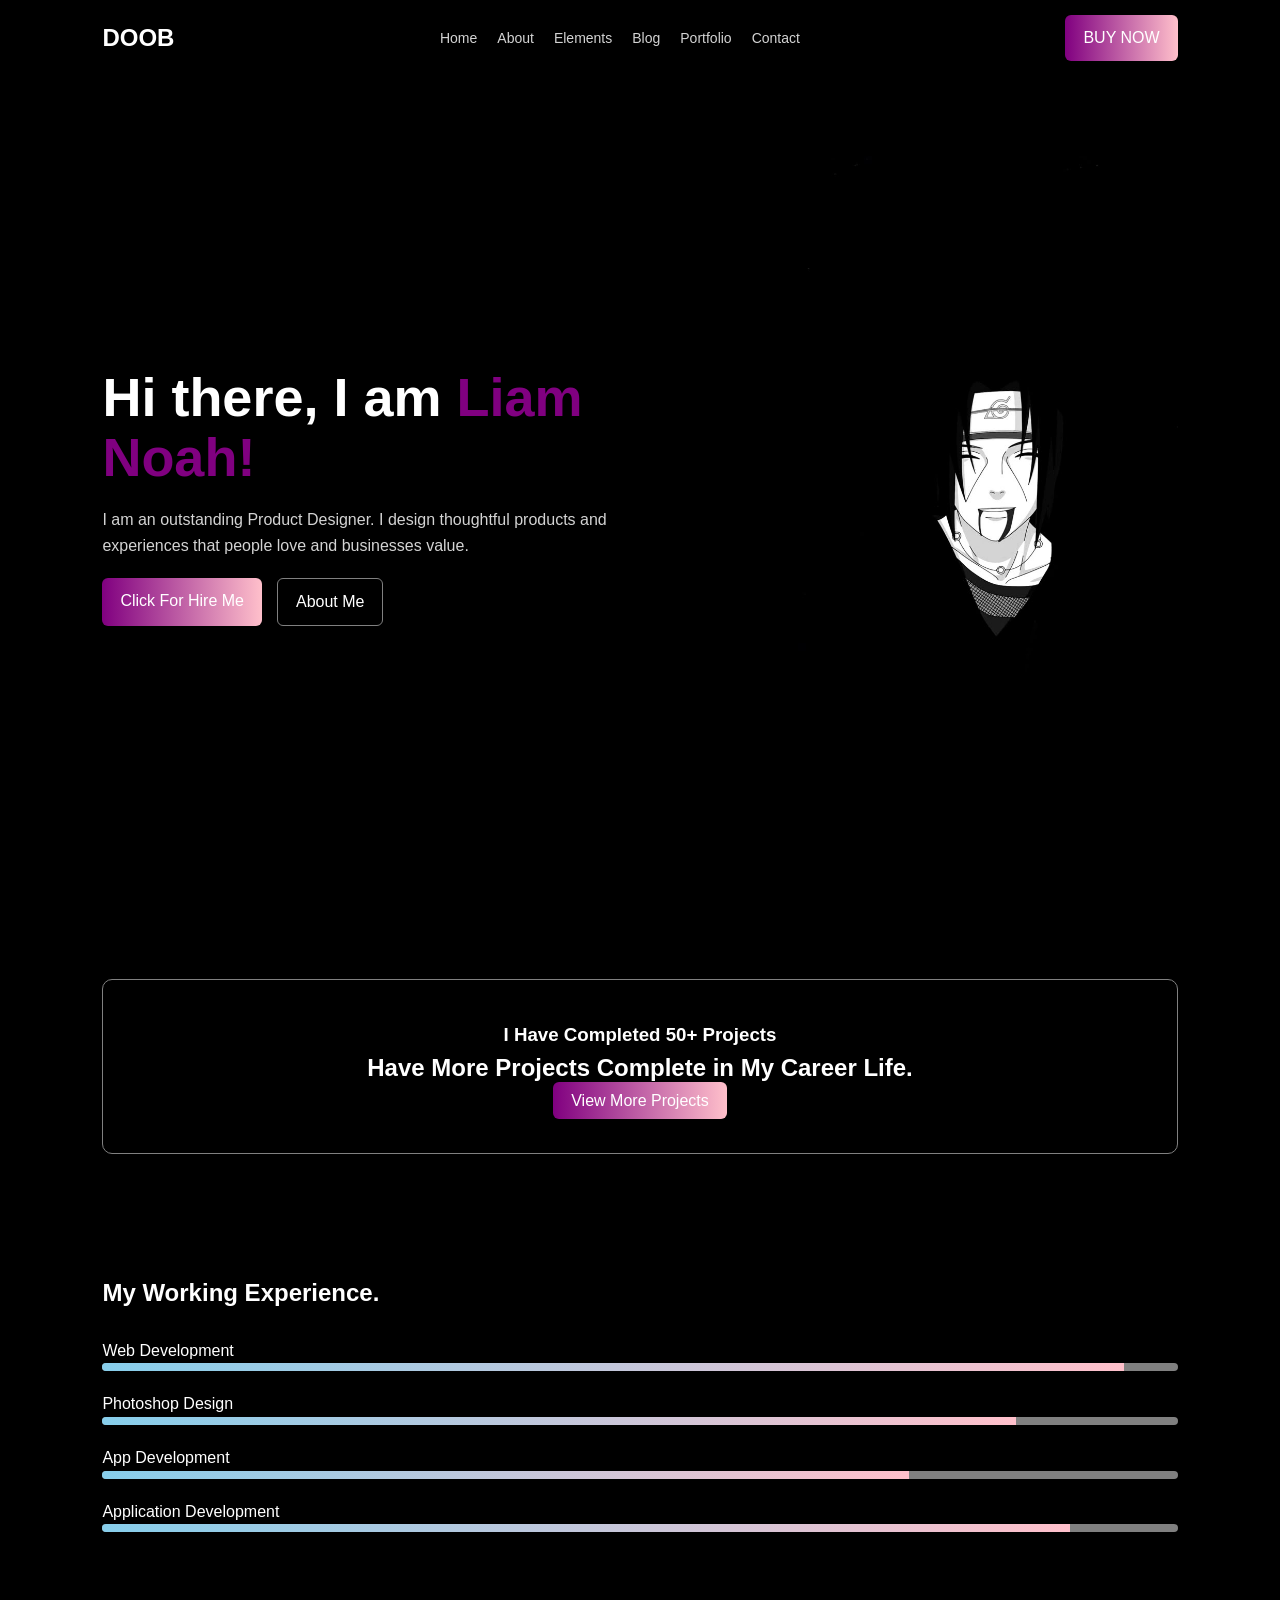
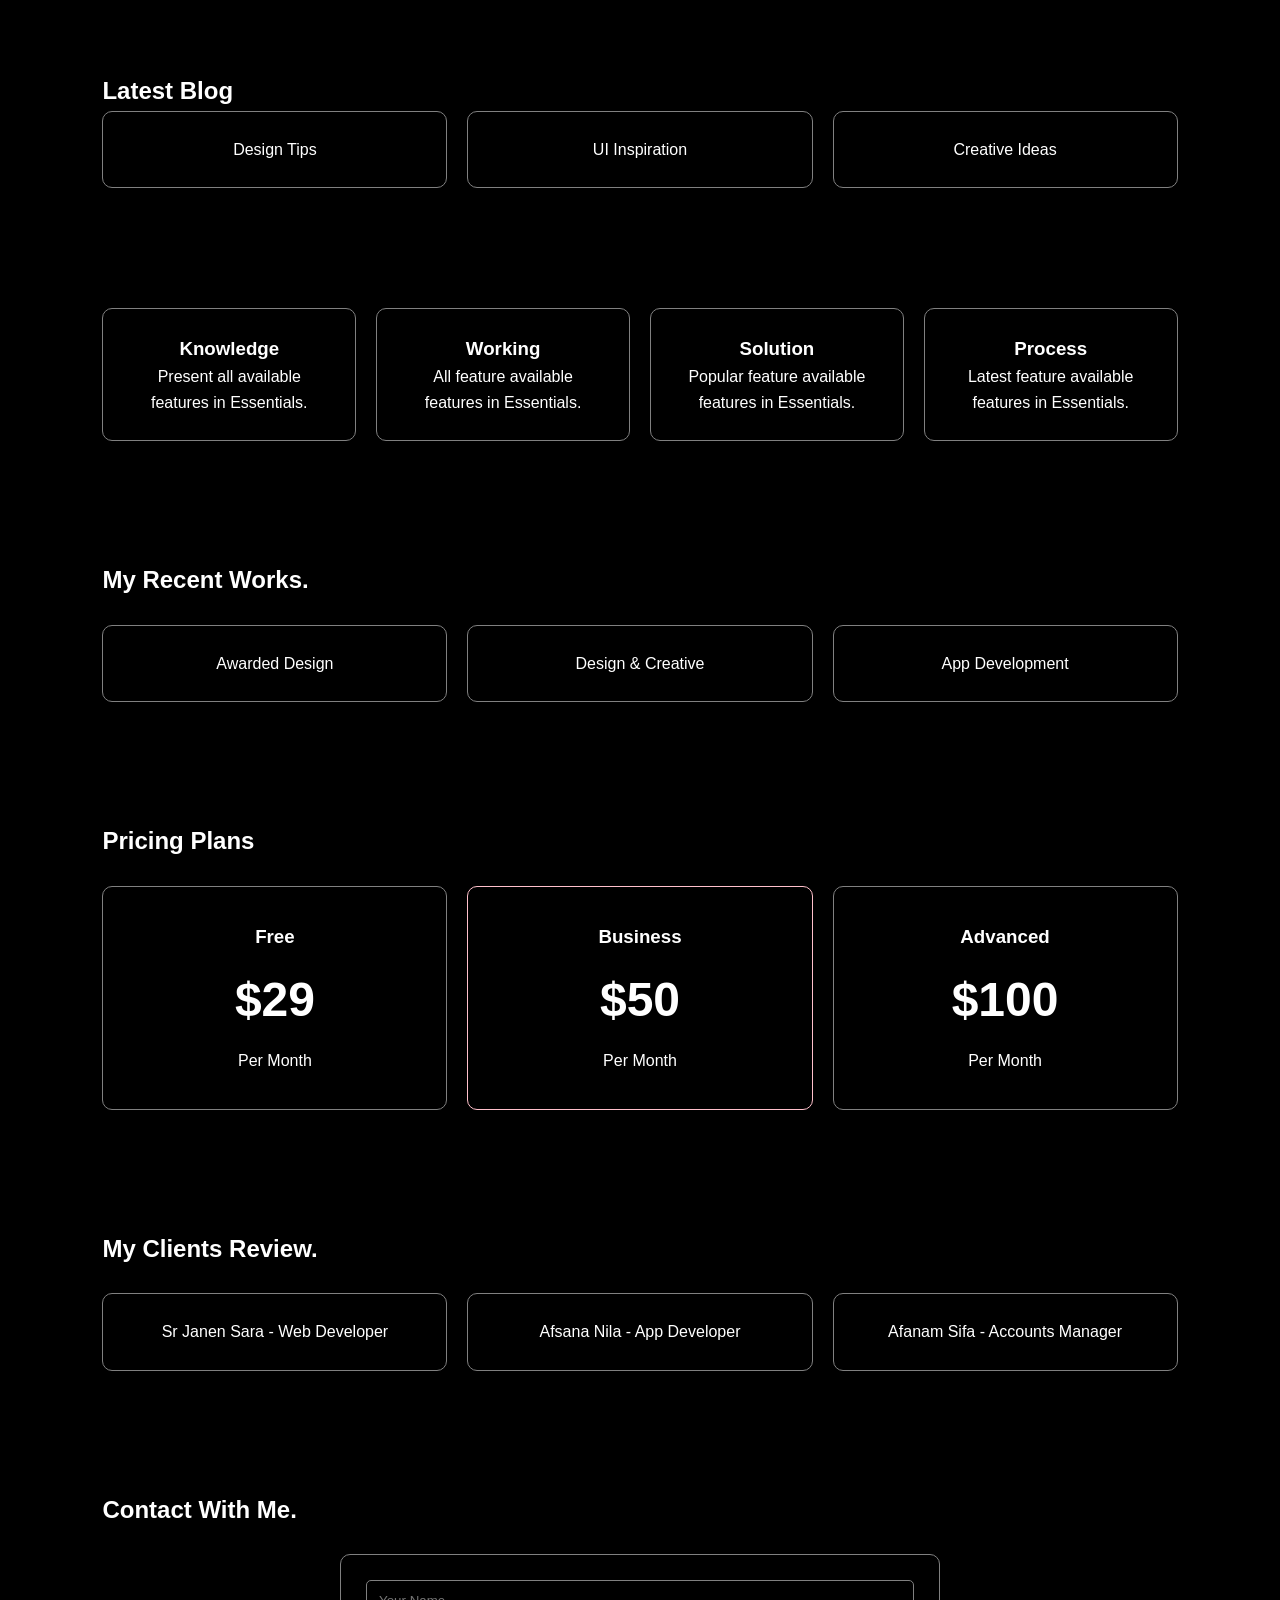
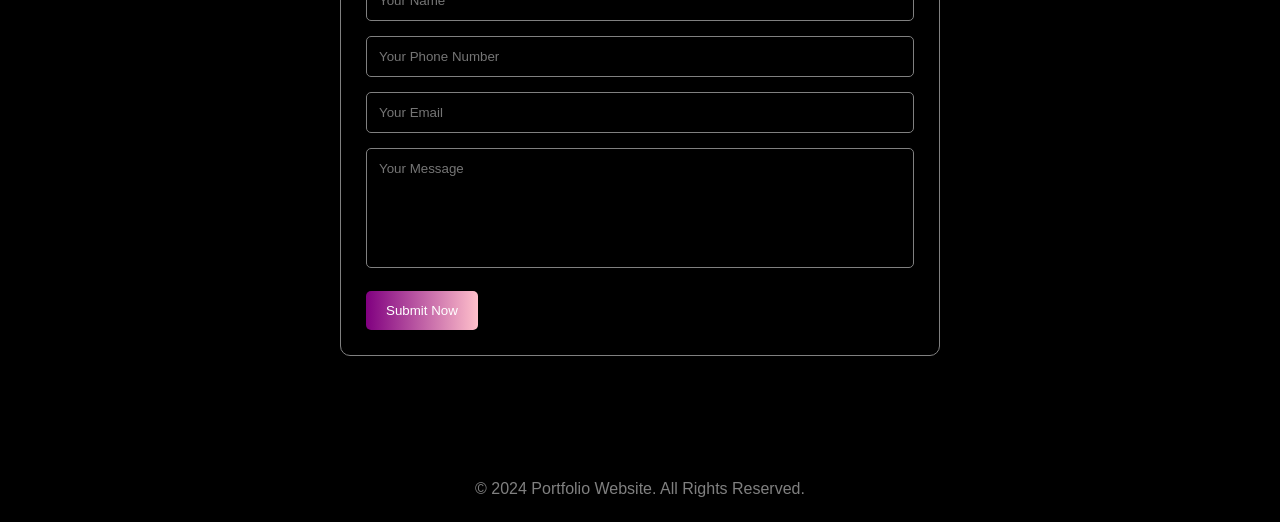
<file: index.html>
<!DOCTYPE html>
<html lang="en">

<head>
    <meta charset="UTF-8">
    <meta name="viewport" content="width=device-width, initial-scale=1.0">
    <title>Portfolio</title>
    <link rel="stylesheet" href="style2.css">
</head>

<body>
    <header>
        <nav class="navbar">
            <h2 class="logo">DOOB</h2>

            <ul class="nav-links">
                <li><a href="#home">Home</a></li>
                <li><a href="#about">About</a></li>
                <li><a href="#features">Elements</a></li>
                <li><a href="#blog">Blog</a></li>
                <li><a href="#portfolio">Portfolio</a></li>
                <li><a href="#contact">Contact</a></li>
            </ul>
            <a class="btn" href="#contact">BUY NOW</a>
        </nav>
    </header>

    <section id="home" class="hero">
        <div class="hero-text">
            <h1>Hi there, I am <span>Liam Noah!</span></h1>

            <p>
                I am an outstanding Product Designer. I design thoughtful products and experiences
                that people love and businesses value.
            </p>

            <div class="hero-buttons">
                <a href="#contact" class="btn-primary">Click For Hire Me</a>
                <a href="#about" class="btn-secondary">About Me</a>
            </div>
        </div>

        <div class="hero-image">
            <img src="IMG_2401.JPG" alt="profile">
        </div>
    </section>
    <section id="about" class="about">
        <div class="about-box">
            <h3>I Have Completed 50+ Projects</h3>
            <h2>Have More Projects Complete in My Career Life.</h2>
            <a href="#portfolio" class="btn">View More Projects</a>
        </div>
    </section>
    <section class="skills">
        <h2>My Working Experience.</h2>

        <div class="skill">
            <p>Web Development</p>
            <div class="bar"><span style="width:95%"></span></div>
        </div>

        <div class="skill">
            <p>Photoshop Design</p>
            <div class="bar"><span style="width:85%"></span></div>
        </div>

        <div class="skill">
            <p>App Development</p>
            <div class="bar"><span style="width:75%"></span></div>
        </div>

        <div class="skill">
            <p>Application Development</p>
            <div class="bar"><span style="width:90%"></span></div>
        </div>
    </section>
    <section id="blog" class="blog">
        <h2>Latest Blog</h2>

        <div class="grid">
            <div class="project">Design Tips</div>
            <div class="project">UI Inspiration</div>
            <div class="project">Creative Ideas</div>
        </div>
    </section>
    <section id="features" class="features">
        <div class="card">
            <h3>Knowledge</h3>
            <p>Present all available features in Essentials.</p>
        </div>

        <div class="card">
            <h3>Working</h3>
            <p>All feature available features in Essentials.</p>
        </div>

        <div class="card">
            <h3>Solution</h3>
            <p>Popular feature available features in Essentials.</p>
        </div>

        <div class="card">
            <h3>Process</h3>
            <p>Latest feature available features in Essentials.</p>
        </div>
    </section>
    <section id="portfolio" class="portfolio">
        <h2>My Recent Works.</h2>

        <div class="grid">
            <div class="project">Awarded Design</div>
            <div class="project">Design & Creative</div>
            <div class="project">App Development</div>
        </div>
    </section>
    <section class="pricing">
        <h2>Pricing Plans</h2>

        <div class="pricing-grid">
            <div class="plan">
                <h3>Free</h3>
                <h1>$29</h1>
                <p>Per Month</p>
            </div>

            <div class="plan featured">
                <h3>Business</h3>
                <h1>$50</h1>
                <p>Per Month</p>
            </div>

            <div class="plan">
                <h3>Advanced</h3>
                <h1>$100</h1>
                <p>Per Month</p>
            </div>
        </div>
    </section>
    <section class="reviews">
        <h2>My Clients Review.</h2>

        <div class="review-grid">
            <div class="review">Sr Janen Sara - Web Developer</div>
            <div class="review">Afsana Nila - App Developer</div>
            <div class="review">Afanam Sifa - Accounts Manager</div>
        </div>
    </section>
    <section id="contact" class="contact">
        <h2>Contact With Me.</h2>

        <div class="contact-container">
            <form>
                <input type="text" placeholder="Your Name">
                <input type="text" placeholder="Your Phone Number">
                <input type="email" placeholder="Your Email">
                <textarea placeholder="Your Message"></textarea>
                <button type="submit">Submit Now</button>
            </form>
        </div>
    </section>
    <footer>
        <p>© 2024 Portfolio Website. All Rights Reserved.</p>
    </footer>

</body>

</html>
</file>
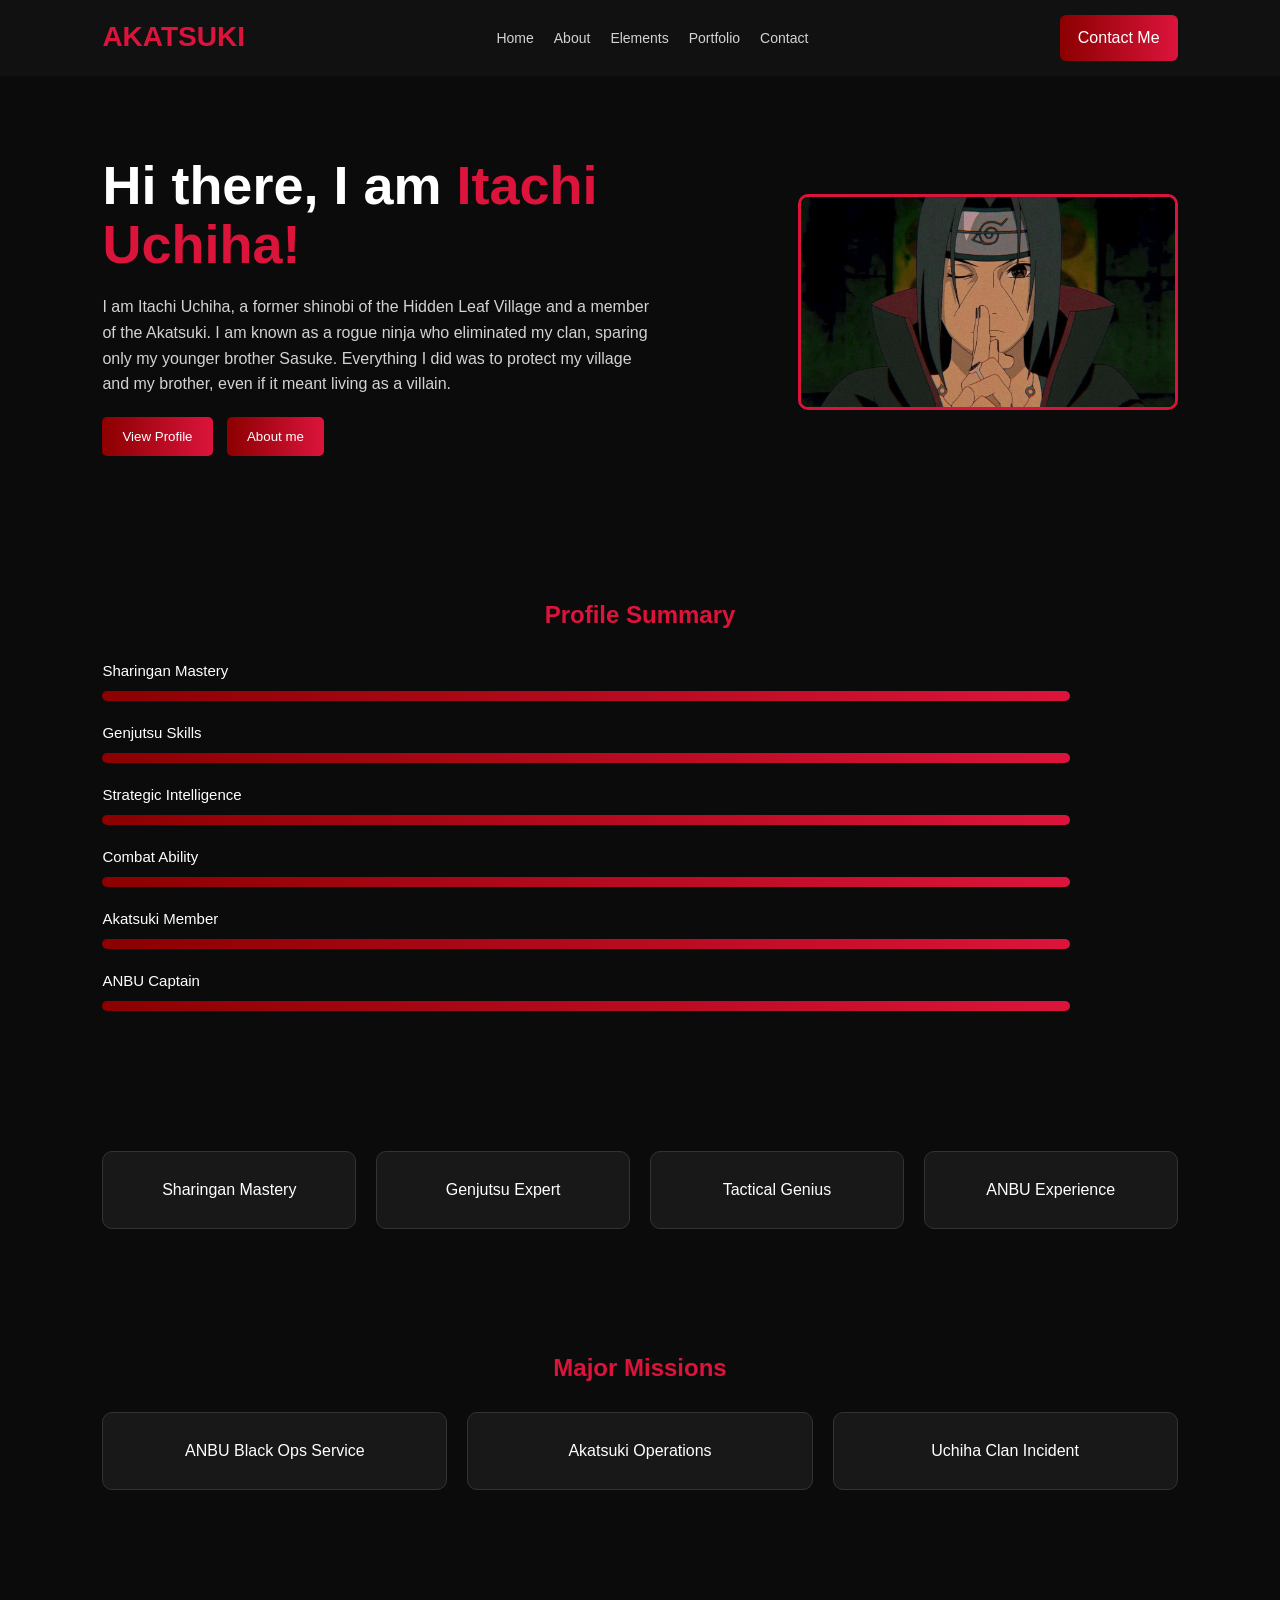
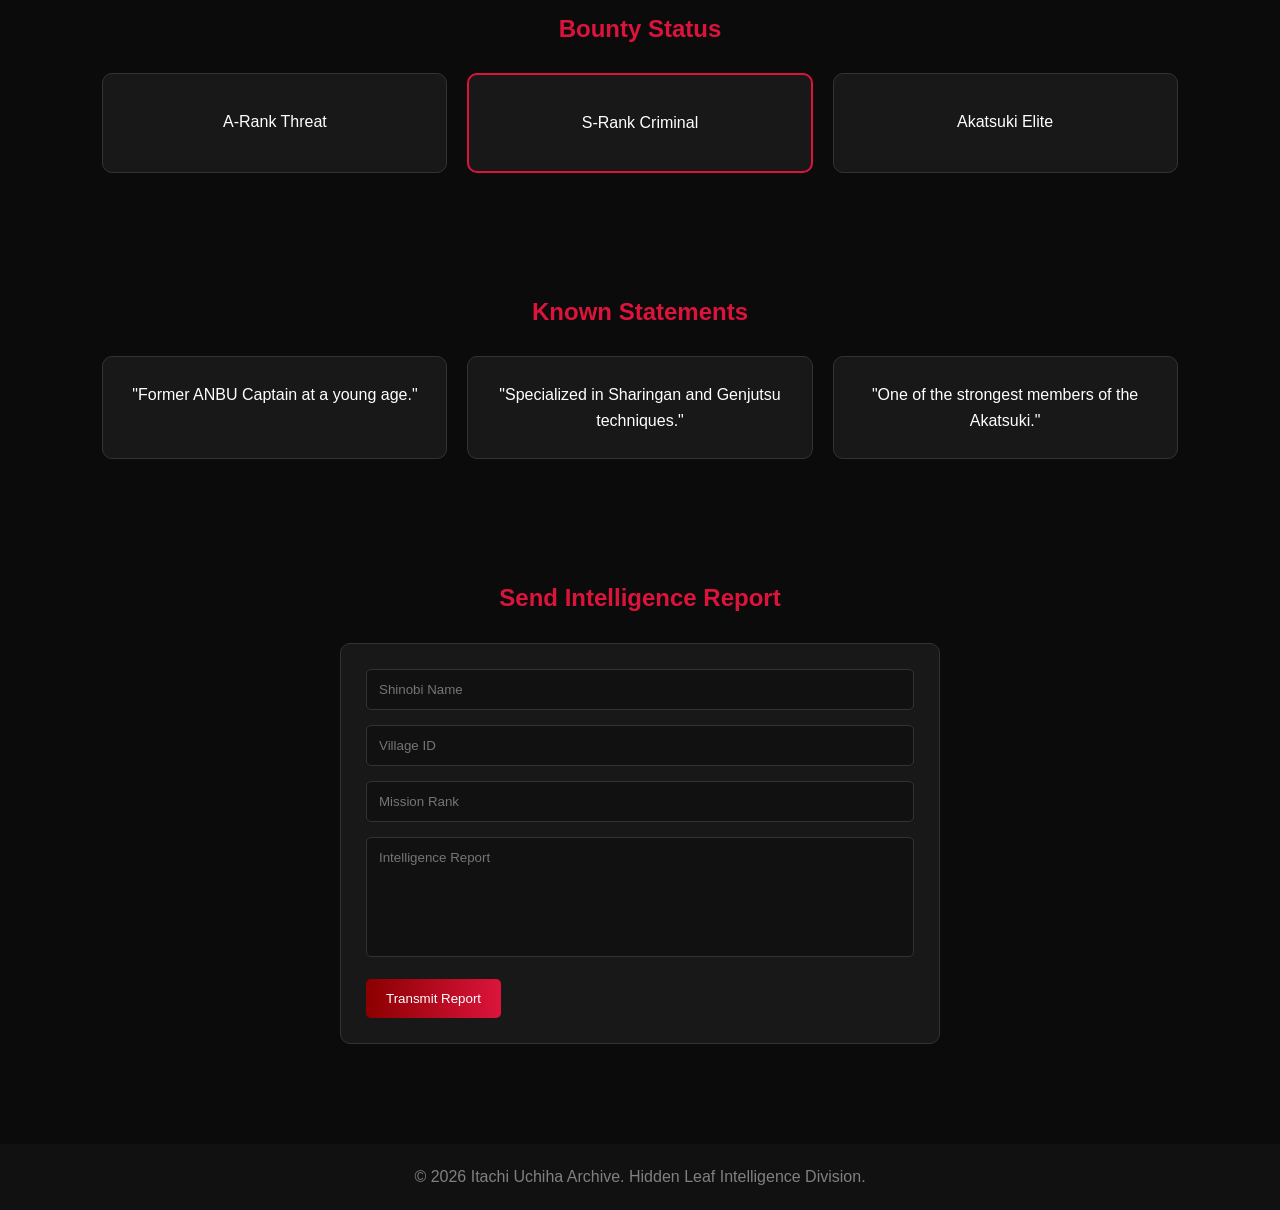
<file: Itachiportfolio.html>
<!DOCTYPE html>
<html lang="en">

<head>
    <meta charset="UTF-8">
    <meta name="viewport" content="width=device-width, initial-scale=1.0">
    <title>Portfolio</title>
    <link rel="stylesheet" href="style3.css">
</head>

<body>
    <header>
        <nav class="navbar">
            <h2 class="logo">AKATSUKI</h2>

            <ul class="nav-links">
                <li><a href="#home">Home</a></li>
                <li><a href="#about">About</a></li>
                <li><a href="#elements">Elements</a></li>
                <li><a href="#portfolio">Portfolio</a></li>
                <li><a href="#contact">Contact</a></li>
            </ul>

            <a class="btn" href="#contact">Contact Me</a>
        </nav>
    </header>
    <section id="home" class="hero">
        <div class="hero-text">
            <h1>Hi there, I am <span>Itachi Uchiha!</span></h1>

            <p>
                I am Itachi Uchiha, a former shinobi of the Hidden Leaf Village and a member of the Akatsuki. I am known
                as a rogue ninja who eliminated my clan, sparing only my younger brother Sasuke. Everything I did was to
                protect my village and my brother, even if it meant living as a villain.
            </p>
            <button>View Profile</button>
            <button>About me</button>
        </div>

        <div class="hero-image">
            <img src="download.jpeg" alt="profile">
        </div>
    </section>

    <section id="about" class="experience">
        <h2>Profile Summary</h2>

        <div class="experience-bars">
            <div class="bar">
                <p>Sharingan Mastery</p>
                <span></span>
            </div>

            <div class="bar">
                <p>Genjutsu Skills</p>
                <span></span>
            </div>

            <div class="bar">
                <p>Strategic Intelligence</p>
                <span></span>
            </div>

            <div class="bar">
                <p>Combat Ability</p>
                <span></span>
            </div>

            <div class="bar">
                <p>Akatsuki Member</p>
                <span></span>
            </div>

            <div class="bar">
                <p>ANBU Captain</p>
                <span></span>
            </div>
        </div>
    </section>
    <section id="elements" class="features">
        <div class="card">Sharingan Mastery</div>
        <div class="card">Genjutsu Expert</div>
        <div class="card">Tactical Genius</div>
        <div class="card">ANBU Experience</div>
    </section>

    <section id="portfolio" class="portfolio">
        <h2>Major Missions</h2>

        <div class="grid">
            <div class="project">ANBU Black Ops Service</div>
            <div class="project">Akatsuki Operations</div>
            <div class="project">Uchiha Clan Incident</div>
        </div>
    </section>

    <section class="pricing">
        <h2>Bounty Status</h2>

        <div class="pricing-grid">
            <div class="plan">A-Rank Threat</div>
            <div class="plan featured">S-Rank Criminal</div>
            <div class="plan">Akatsuki Elite</div>
        </div>
    </section>

    <section class="reviews">
        <h2>Known Statements</h2>

        <div class="review-grid">
            <div class="review">
                "Former ANBU Captain at a young age."
            </div>

            <div class="review">
                "Specialized in Sharingan and Genjutsu techniques."
            </div>

            <div class="review">
                "One of the strongest members of the Akatsuki."
            </div>
        </div>
    </section>

    <section id="contact" class="contact">
        <h2>Send Intelligence Report</h2>

        <div class="contact-container">
            <div class="contact-image"></div>

            <form>
                <input type="text" placeholder="Shinobi Name">
                <input type="email" placeholder="Village ID">
                <input type="text" placeholder="Mission Rank">
                <textarea placeholder="Intelligence Report"></textarea>
                <button type="submit">Transmit Report</button>
            </form>
        </div>
    </section>

    <footer>
        <p>© 2026 Itachi Uchiha Archive. Hidden Leaf Intelligence Division.</p>
    </footer>
</body>
</html>
</file>
<file: style2.css>
* {
    margin: 0;
    padding: 0;
    box-sizing: border-box;
    font-family: Arial, sans-serif;
}

body {
    background: black;
    color: white;
    line-height: 1.6;
}

header {
    position: sticky;
    top: 0;
    background: black;
    padding: 15px 8%;
}

.navbar {
    display: flex;
    justify-content: space-between;
    align-items: center;
}

.logo {
    color: white;
}

.nav-links {
    display: flex;
    list-style: none;
    gap: 20px;
}

.nav-links a {
    text-decoration: none;
    color: lightgray;
    font-size: 14px;
}

.btn,
.btn-primary {
    background: linear-gradient(to right, purple, pink);
    color: white;
    padding: 10px 18px;
    border: none;
    border-radius: 6px;
    text-decoration: none;
}

.btn-secondary {
    color: white;
    text-decoration: none;
    border: 1px solid gray;
    padding: 10px 18px;
    border-radius: 6px;
}

.btn:hover,
.btn-primary:hover,
button:hover,
a:hover {
    opacity: 0.9;
}

.hero {
    display: flex;
    justify-content: space-between;
    align-items: center;
    padding: 80px 8%;
    gap: 40px;
}

.hero-text {
    max-width: 520px;
}

.hero h1 {
    font-size: 54px;
    line-height: 1.1;
}

.hero span {
    color: purple;
}

.hero p {
    margin: 20px 0;
    color: lightgray;
}

.hero-buttons {
    display: flex;
    gap: 15px;
}

.hero-image img {
    width: 380px;
    max-width: 100%;
    border-radius: 8px;
}

section {
    padding: 60px 8%;
}

.skills h2,
.portfolio h2,
.pricing h2,
.reviews h2,
.contact h2 {
    margin-bottom: 25px;
}

.about-box {
    background: black;
    border: 1px solid gray;
    border-radius: 10px;
    text-align: center;
    padding: 40px;
}

.skill {
    margin: 20px 0;
}

.bar {
    background: gray;
    height: 8px;
    border-radius: 10px;
    overflow: hidden;
}

.bar span {
    display: block;
    height: 100%;
    background: linear-gradient(to right, skyblue, pink);
}

.features,
.grid,
.pricing-grid,
.review-grid {
    display: grid;
    grid-template-columns: repeat(auto-fit, minmax(220px, 1fr));
    gap: 20px;
}

.card,
.project,
.review {
    background: black;
    border: 1px solid gray;
    border-radius: 10px;
    padding: 25px;
    text-align: center;
}

.plan {
    background: black;
    border: 1px solid gray;
    border-radius: 10px;
    padding: 35px;
    text-align: center;
}

.plan h1 {
    font-size: 48px;
    margin: 10px 0;
}

.featured {
    border-color: pink;
}

.contact-container {
    display: flex;
    justify-content: center;
}

form {
    background: black;
    border: 1px solid gray;
    border-radius: 10px;
    padding: 25px;
    width: 100%;
    max-width: 600px;
}

input,
textarea {
    width: 100%;
    padding: 12px;
    margin-bottom: 15px;
    background: black;
    color: white;
    border: 1px solid gray;
    border-radius: 5px;
}

textarea {
    height: 120px;
    resize: none;
}

button {
    background: linear-gradient(to right, purple, pink);
    color: white;
    border: none;
    padding: 12px 20px;
    border-radius: 5px;
    cursor: pointer;
}

footer {
    text-align: center;
    padding: 20px;
    background: black;
    color: gray;
    margin-top: 40px;
}

@media (max-width: 768px) {

    .navbar {
        flex-direction: column;
        gap: 15px;
    }

    .nav-links {
        flex-wrap: wrap;
        justify-content: center;
    }

    .hero {
        flex-direction: column;
        text-align: center;
    }

    .hero h1 {
        font-size: 40px;
    }
}
</file>
<file: style3.css>
* {
    margin: 0;
    padding: 0;
    box-sizing: border-box;
    font-family: Arial, sans-serif;
}

body {
    background: #0b0b0b;
    color: white;
    line-height: 1.6;
}

header {
    position: sticky;
    top: 0;
    background: #111;
    padding: 15px 8%;
}

.navbar {
    display: flex;
    justify-content: space-between;
    align-items: center;
}

.logo {
    color: crimson;
    font-size: 28px;
    font-weight: bold;
}

.nav-links {
    display: flex;
    list-style: none;
    gap: 20px;
}

.nav-links a {
    text-decoration: none;
    color: lightgray;
    font-size: 14px;
}

.nav-links a:hover {
    color: crimson;
}

.btn {
    background: linear-gradient(to right, darkred, crimson);
    color: white;
    padding: 10px 18px;
    border-radius: 6px;
    text-decoration: none;
}

button {
    background: linear-gradient(to right, darkred, crimson);
    color: white;
    border: none;
    padding: 12px 20px;
    border-radius: 5px;
    cursor: pointer;
    margin-right: 10px;
}

.btn:hover,
button:hover {
    opacity: 0.9;
}

.hero {
    display: flex;
    justify-content: space-between;
    align-items: center;
    padding: 80px 8%;
    gap: 40px;
}

.hero-text {
    max-width: 550px;
}

.hero h1 {
    font-size: 54px;
    line-height: 1.1;
}

.hero span {
    color: crimson;
}

.hero p {
    margin: 20px 0;
    color: lightgray;
}

.hero-image img {
    width: 380px;
    max-width: 100%;
    border-radius: 10px;
    border: 3px solid crimson;
}

section {
    padding: 60px 8%;
}

.experience h2,
.portfolio h2,
.pricing h2,
.reviews h2,
.contact h2 {
    text-align: center;
    margin-bottom: 25px;
    color: crimson;
}

.experience-bars .bar {
    margin: 20px 0;
}

.bar p {
    margin-bottom: 8px;
}

.bar {
    margin: 20px 0;
}

.bar p {
    margin-bottom: 8px;
    color: white;
    font-size: 15px;
}

.bar span {
    display: block;
    width: 90%;
    height: 10px;
    background: linear-gradient(to right, darkred, crimson);
    border-radius: 10px;
}

.features,
.grid,
.pricing-grid,
.review-grid {
    display: grid;
    grid-template-columns: repeat(auto-fit, minmax(220px, 1fr));
    gap: 20px;
}

.card,
.project,
.review {
    background: #181818;
    border: 1px solid #333;
    border-radius: 10px;
    padding: 25px;
    text-align: center;
}

.card:hover,
.project:hover,
.review:hover {
    border-color: crimson;
}

.plan {
    background: #181818;
    border: 1px solid #333;
    border-radius: 10px;
    padding: 35px;
    text-align: center;
}

.plan:hover {
    border-color: crimson;
}

.featured {
    border: 2px solid crimson;
}

.contact-container {
    display: flex;
    justify-content: center;
}

form {
    background: #181818;
    border: 1px solid #333;
    border-radius: 10px;
    padding: 25px;
    width: 100%;
    max-width: 600px;
}

input,
textarea {
    width: 100%;
    padding: 12px;
    margin-bottom: 15px;
    background: #111;
    color: white;
    border: 1px solid #333;
    border-radius: 5px;
}

textarea {
    height: 120px;
    resize: none;
}

footer {
    text-align: center;
    padding: 20px;
    background: #111;
    color: gray;
    margin-top: 40px;
}

@media (max-width: 768px) {

    .navbar {
        flex-direction: column;
        gap: 15px;
    }

    .nav-links {
        flex-wrap: wrap;
        justify-content: center;
    }

    .hero {
        flex-direction: column;
        text-align: center;
    }

    .hero h1 {
        font-size: 40px;
    }

    .hero-image img {
        width: 280px;
    }
}
</file>
